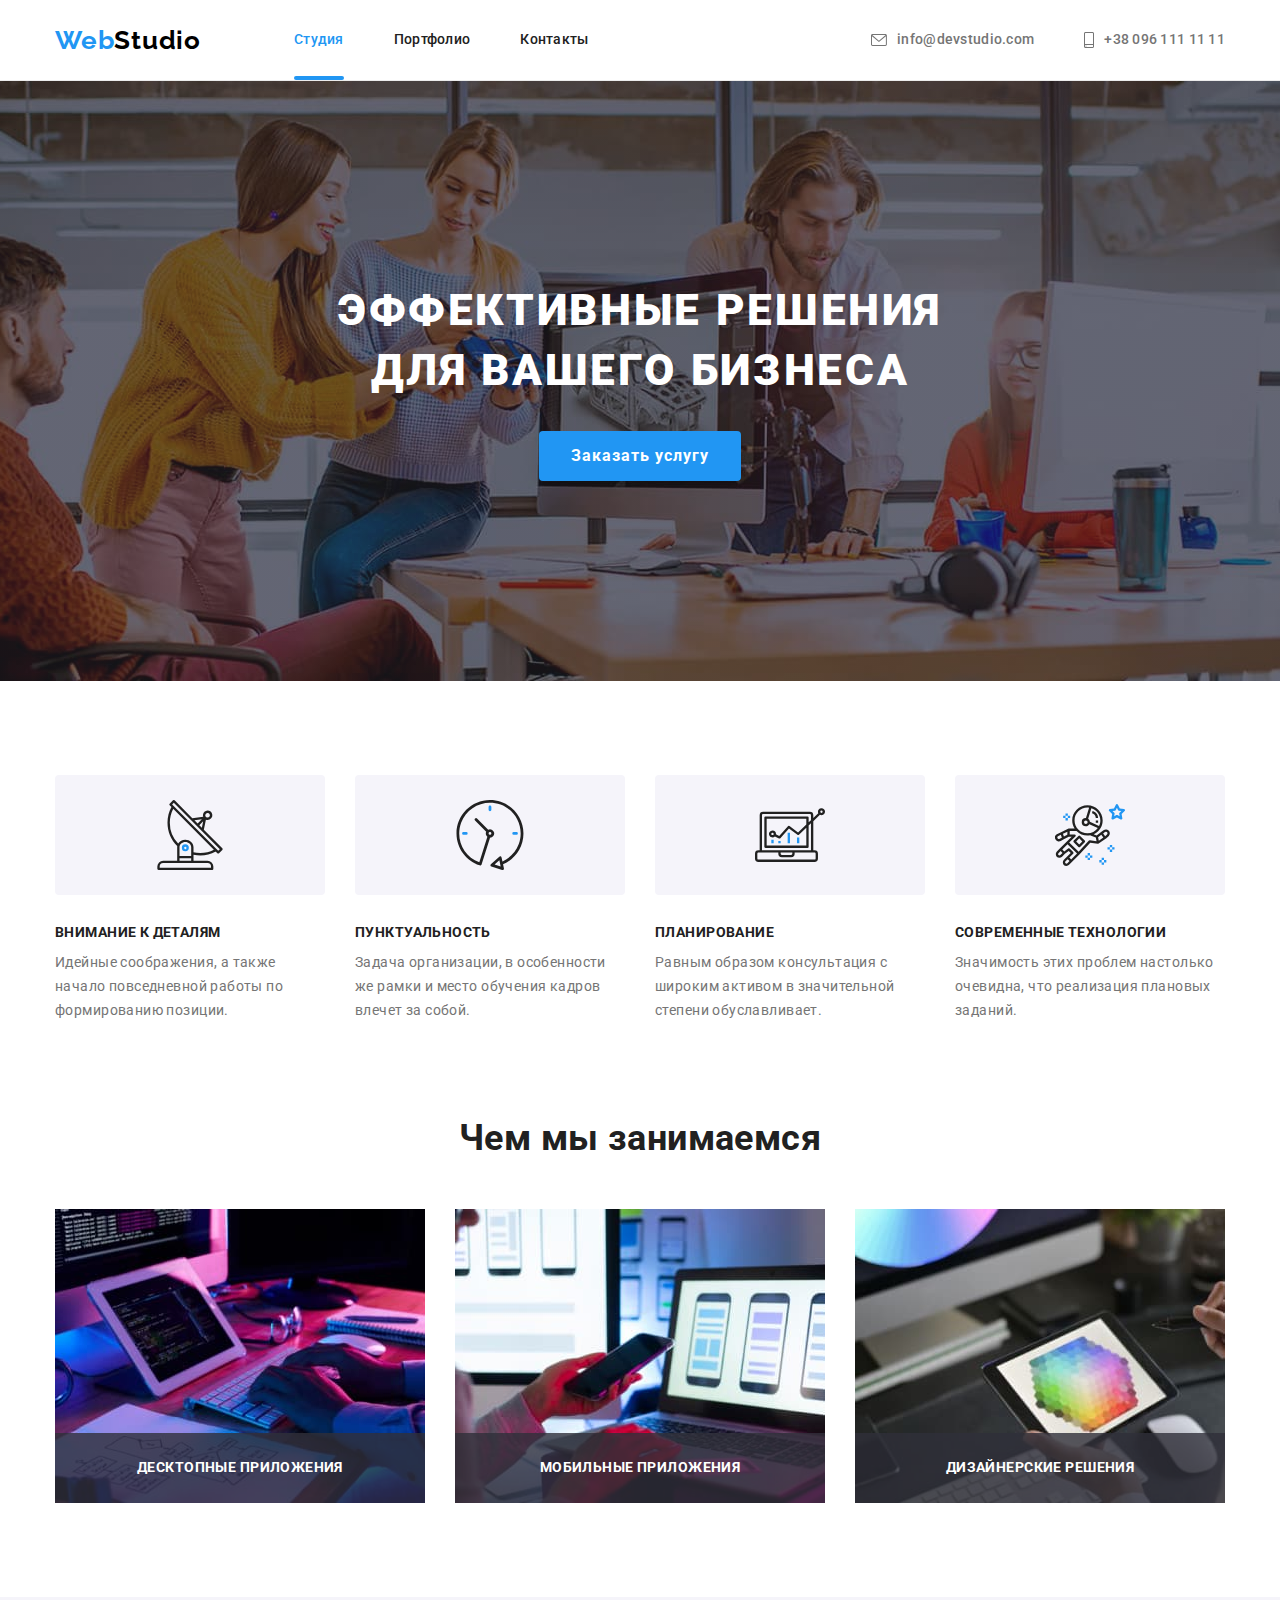
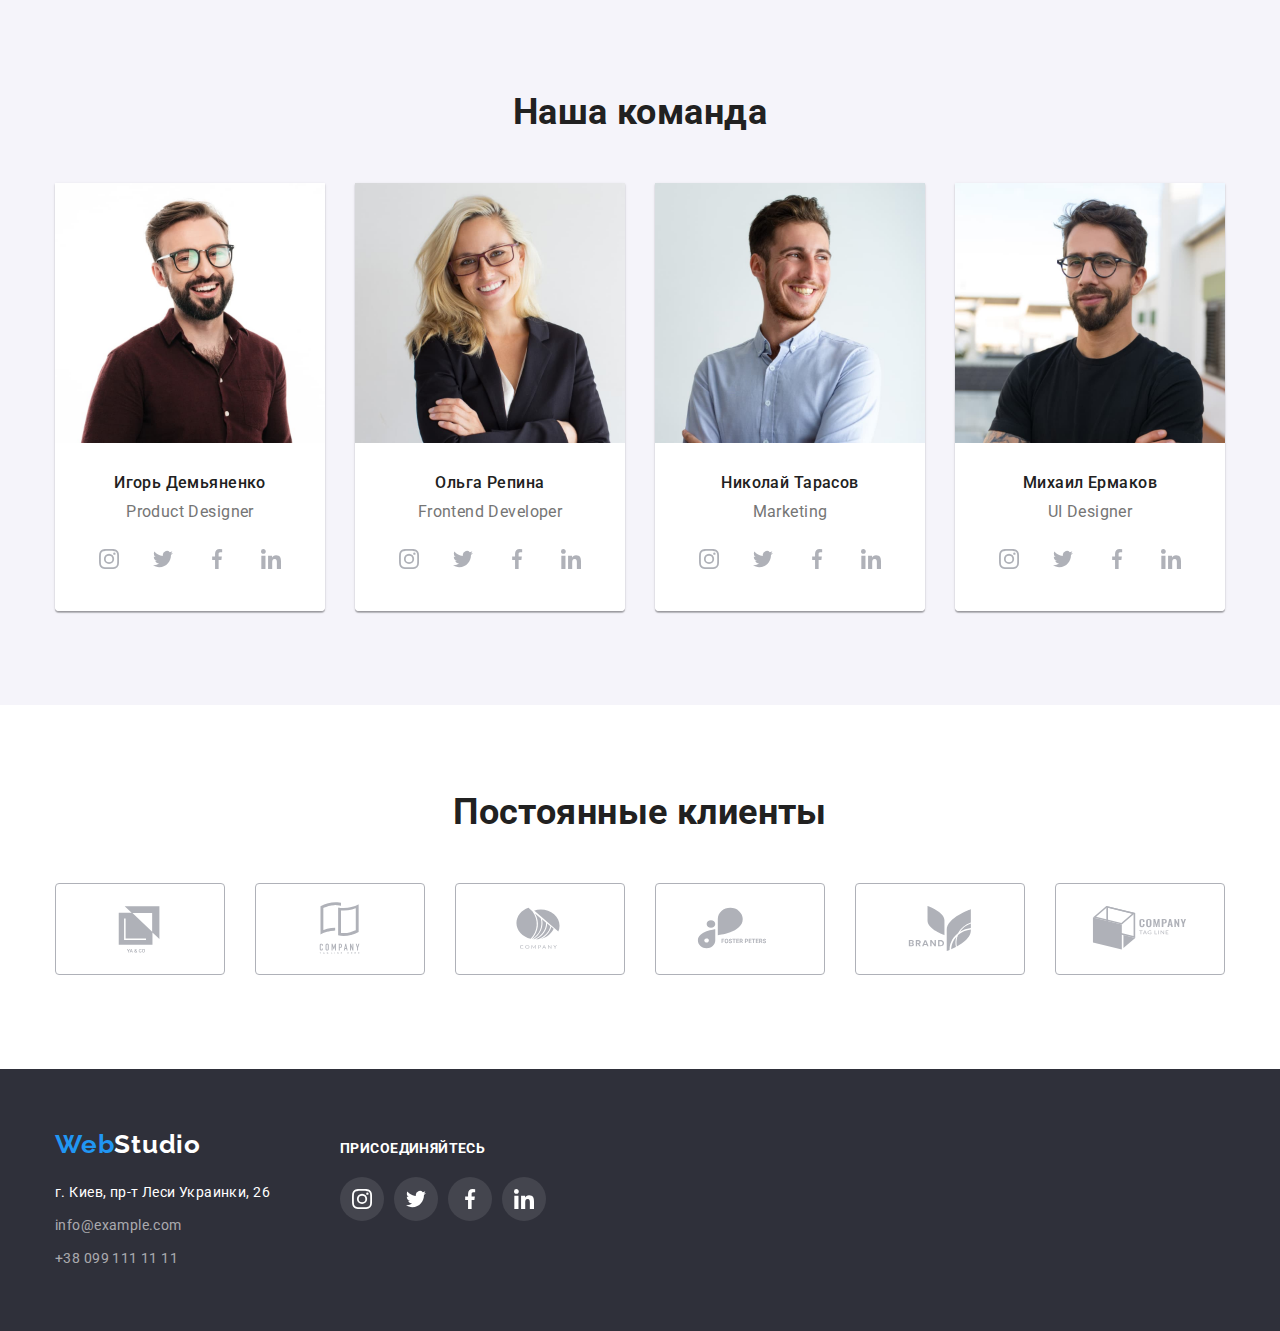
<file: index.html>
<!DOCTYPE html>
<html lang="ru">
<head>
    <meta charset="UTF-8">
    <meta http-equiv="X-UA-Compatible" content="IE=edge">
    <meta name="viewport" content="width=, initial-scale=1.0"> 
    <title>Document</title>
    <link rel="preconnect" href="https://fonts.googleapis.com">
    <link rel="preconnect" href="https://fonts.gstatic.com" crossorigin>
    <link href="https://fonts.googleapis.com/css2?family=Raleway:wght@700&family=Roboto:wght@400;500;700;900&display=swap"
        rel="stylesheet"> 
    <link rel="stylesheet" href="https://cdnjs.cloudflare.com/ajax/libs/modern-normalize/1.1.0/modern-normalize.min.css
"> 
    <link rel="stylesheet" href="./css/styles.css">
</head>
<body>
<header class="page-header">
    <div class="conteiner main-nav">
    <a href="./index.html" class="logo"><span class="web-logo">Web</span>Studio</a>
    <nav>
    <ul class="site-nav list">
        <li class="item"><a href="./index.html" class="link current">Студия</a></li>
        <li class="item"><a href="./portfolio.html" class="link">Портфолио</a></li>
        <li class="item"><a href="" class="link">Контакты</a></li>
    </ul>
    </nav>
    <ul class="contacts list">
        <li class="item">    
            <a href="mailto:info@devstudio.com" class="link"><svg class="envelope">
                <use href="./images/symbol-defs.svg#icon-envelope"></use>
            </svg>
                info@devstudio.com</a>
        </li>
        <li class="item"><a href="tel:+380961111111" class="link">
            <svg class="smartphone">
                <use href="./images/symbol-defs.svg#icon-smartphone"></use>
            </svg>
            +38 096 111 11 11</a>
        </li>
    </ul>
    </div>
</header> 
<main>
    <!-- Головна частина сайту -->
    <section class="main-part">
        <div class="conteiner">
        <h1 class="main-title">Эффективные решения <br /> для вашего бизнеса</h1>
        <button type="button" class="main-button" data-modal-open>Заказать услугу</button>
        </div>
        <div class="backdrop is-hidden" data-modal>
            <div class="modal">
                <button type="button" class="close-window" data-modal-close>
                <svg class="vector">
                    <use href="./images/symbol-defs.svg#icon-dagger"></use>
                </svg>
                </button>
            </div>
        </div>
    </section>
    <!-- Особливості -->
    <section class="specifics section">
        <div class="conteiner specifics">
        <h2 class="title visually-hidden">Особенности</h2>
        <ul class="specifics-list list">
            <li class="specifics-item">
                <div class="specifics-icon">
                <svg class="icon" >
                    <use href="./images/symbol-defs.svg#icon-antenna"></use>
                </svg>
                </div>
                <h3 class="title-item">Внимание к деталям</h3>
                <p>Идейные соображения, а также начало повседневной работы по формированию позиции.</p>
            </li>
            <li class="specifics-item">
                <div class="specifics-icon">
                    <svg class="icon">
                        <use href="./images/symbol-defs.svg#icon-clock"></use>
                    </svg>
                </div>
                <h3 class="title-item">Пунктуальность</h3>
                <p>Задача организации, в особенности же рамки и место обучения кадров влечет за собой.</p>
            </li>
            <li class="specifics-item">
                <div class="specifics-icon">
                    <svg class="icon">
                        <use href="./images/symbol-defs.svg#icon-diagram"></use>
                    </svg>
                </div>
                <h3 class="title-item">Планирование</h3>
                <p>Равным образом консультация с широким активом в значительной степени обуславливает.</p>
            </li>
            <li class="specifics-item"> 
                <div class="specifics-icon">
                    <svg class="icon">
                        <use href="./images/symbol-defs.svg#icon-astronaut"></use>
                    </svg>
                </div>
                <h3 class="title-item">Современные технологии</h3>
                <p>Значимость этих проблем настолько очевидна, что реализация плановых заданий.</p>
            </li>
        </ul>
        </div>
    </section>
    <!-- Чим ми займаємося -->
    <section class="work section">
        <div class="conteiner">
        <h2 class="title">Чем мы занимаемся</h2>
        <ul class="list work-list">
            <li class="work-item item">
                <div class="work-card">
                <img src="./images/img1.jpg" alt="Человек работает за компьютером" width="370"/>
                <div class="work-discription">
                    <p class="work-text">Десктопные приложения</p>
                </div>
                </div>
            </li>
            <li class="work-item item">
                <div class="work-card">
                <img src="./images/img2.jpg" alt="Человек работает с телефоном" width="370"/>
                <div class="work-discription">
                    <p class="work-text">Мобильные приложения</p>
                </div>
                </div>
            </li>
            <li class="work-item item">
                <div class="work-card">
                <img src="./images/img3.jpg" alt="Человек работает за планшетом" width="370"/>
                <div class="work-discription">
                    <p class="work-text">Дизайнерские решения</p>
                </div>
                </div>
            </li>
        </ul>
        </div>
    </section>
    <!-- Наша команда -->
    <section class="workers section">
        <div class="conteiner">
        <h2 class="title">Наша команда</h2>
        <ul class="list workers-list">
            <li class="workers-item">
                <div class="card">
                <img src="./images/img4.jpg" alt="Фотография Игоря" width="270" />
                <div class="card-content">
                <h3 class="title-item">Игорь Демьяненко</h3>
                <p lang="en" class="profession">Product Designer</p>
                <ul class="list site-list">
                    <li class="site-item">
                        <a href="" class="link">
                            <svg class="icon-site">
                                <use href="./images/symbol-defs.svg#icon-instagram"></use>
                            </svg>
                        </a>
                    </li>
                    <li class="site-item">
                        <a href="" class="link">
                            <svg class="icon-site">
                                <use href="./images/symbol-defs.svg#icon-twitter"></use>
                            </svg>
                        </a>
                    </li>
                    <li class="site-item">
                        <a href="" class="link">
                            <svg class="icon-site">
                                <use href="./images/symbol-defs.svg#icon-facebook"></use>
                            </svg>
                        </a>
                    </li>
                    <li class="site-item">
                        <a href="" class="link">
                            <svg class="icon-site">
                                <use href="./images/symbol-defs.svg#icon-linkedin"></use>
                            </svg>
                        </a>
                    </li>
                </ul>

                </div>
                </div>
            </li>
            <li class="workers-item">
                <div class="card">
                <img src="./images/img5.jpg" alt="Фотография Ольги" width="270" /> 
                <div class="card-content">
                <h3 class="title-item">Ольга Репина</h3>
                <p lang="en" class="profession">Frontend Developer</p>
                <ul class="list site-list">
                    <li class="site-item">
                        <a href="" class="link">
                            <svg class="icon-site">
                                <use href="./images/symbol-defs.svg#icon-instagram"></use>
                            </svg>
                        </a>
                    </li>
                    <li class="site-item">
                        <a href="" class="link">
                            <svg class="icon-site">
                                <use href="./images/symbol-defs.svg#icon-twitter"></use>
                            </svg>
                        </a>
                    </li>
                    <li class="site-item">
                        <a href="" class="link">
                            <svg class="icon-site">
                                <use href="./images/symbol-defs.svg#icon-facebook"></use>
                            </svg>
                        </a>
                    </li>
                    <li class="site-item">
                        <a href="" class="link">
                            <svg class="icon-site">
                                <use href="./images/symbol-defs.svg#icon-linkedin"></use>
                            </svg>
                        </a>
                    </li>
                </ul>
                </div>
                </div>
            </li>
            <li class="workers-item">
                <div class="card">
                <img src="./images/img6.jpg" alt="Фотография Николая" width="270" />
                <div class="card-content">
                <h3 class="title-item">Николай Тарасов</h3>
                <p lang="en" class="profession">Marketing</p>
                <ul class="list site-list">
                    <li class="site-item">
                        <a href="" class="link">
                            <svg class="icon-site">
                                <use href="./images/symbol-defs.svg#icon-instagram"></use>
                            </svg>
                        </a>
                    </li>
                    <li class="site-item">
                        <a href="" class="link">
                            <svg class="icon-site">
                                <use href="./images/symbol-defs.svg#icon-twitter"></use>
                            </svg>
                        </a>
                    </li>
                    <li class="site-item">
                        <a href="" class="link">
                            <svg class="icon-site">
                                <use href="./images/symbol-defs.svg#icon-facebook"></use>
                            </svg>
                        </a>
                    </li>
                    <li class="site-item">
                        <a href="" class="link">
                            <svg class="icon-site">
                                <use href="./images/symbol-defs.svg#icon-linkedin"></use>
                            </svg>
                        </a>
                    </li>
                </ul>
                </div>
                </div>
            </li>
            <li class="workers-item">
                <div class="card">
                <img src="./images/img7.jpg" alt="Фотография Михаила" width="270" />
                <div class="card-content">
                <h3 class="title-item">Михаил Ермаков</h3>
                <p lang="en" class="profession">UI Designer</p>
                <ul class="list site-list">
                    <li class="site-item">
                        <a href="" class="link">
                            <svg class="icon-site">
                                <use href="./images/symbol-defs.svg#icon-instagram"></use>
                            </svg>
                        </a>
                    </li>
                    <li class="site-item">
                        <a href="" class="link">
                            <svg class="icon-site">
                                <use href="./images/symbol-defs.svg#icon-twitter"></use>
                            </svg>
                        </a>
                    </li>
                    <li class="site-item">
                        <a href="" class="link">
                            <svg class="icon-site">
                                <use href="./images/symbol-defs.svg#icon-facebook"></use>
                            </svg>
                        </a>
                    </li>
                    <li class="site-item">
                        <a href="" class="link">
                            <svg class="icon-site">
                                <use href="./images/symbol-defs.svg#icon-linkedin"></use>
                            </svg>
                        </a>
                    </li>
                </ul>
                </div>
                </div>
            </li>
        </ul>
        </div>
    </section>
    <!-- Постійні клієнти -->
    <section class="clients section">
        <div class="conteiner clients">
            <h2 class="title">Постоянные клиенты</h2>
            <ul class="list clients-list">
                <li class="clients-item">
                    <a href="" class="link">
                        <svg class="icon-client">
                            <use href="./images/symbol-defs.svg#icon-Logo6"></use>
                        </svg>
                    </a>
                </li>
                <li class="clients-item">
                    <a href="" class="link">
                        <svg class="icon-client">
                            <use href="./images/symbol-defs.svg#icon-Logo1"></use>
                        </svg>
                    </a>
                </li>
                <li class="clients-item">
                    <a href="" class="link">
                        <svg class="icon-client">
                            <use href="./images/symbol-defs.svg#icon-Logo2"></use>
                        </svg>
                    </a>
                </li>
                <li class="clients-item">
                    <a href="" class="link">
                        <svg class="icon-client">
                            <use href="./images/symbol-defs.svg#icon-Logo3"></use>
                        </svg>
                    </a>
                </li>
                <li class="clients-item">
                    <a href="" class="link">
                        <svg class="icon-client">
                            <use href="./images/symbol-defs.svg#icon-Logo4"></use>
                        </svg>
                    </a>
                </li>
                <li class="clients-item">
                    <a href="" class="link">
                        <svg class="icon-client">
                            <use href="./images/symbol-defs.svg#icon-Logo5"></use>
                        </svg>
                    </a>
                </li>
             
            </ul>

        </div>

    </section>
</main> 
<footer class="page-footer">
<div class="conteiner footer">
<div class="adress-footer">
<a href="./index.html" class="logo footer"><span class="web-logo">Web</span>Studio</a>
<address>
    <ul class="contacts-footer list">
    <li class="item"><a href="" class="link place">г. Киев, пр-т Леси Украинки, 26</a></li>
    <li class="item"><a href="mailto:info@example.com" class="link">info@example.com</a></li>
    <li class="item"><a href="tel:+380991111111" class="link">+38 099 111 11 11</a></li>
    </ul>
</address>
</div>
<div class="site-footer">
<p class="title-item footer">присоединяйтесь</p>
<ul class="list site-list">
    <li class="site-item footer">
        <a href="" class="link">
            <svg class="icon-site footer">
                <use href="./images/symbol-defs.svg#icon-instagram"></use>
            </svg>
        </a>
    </li>
    <li class="site-item footer">
        <a href="" class="link">
            <svg class="icon-site footer">
                <use href="./images/symbol-defs.svg#icon-twitter"></use>
            </svg>
        </a>
    </li>
    <li class="site-item footer">
        <a href="" class="link">
            <svg class="icon-site footer">
                <use href="./images/symbol-defs.svg#icon-facebook"></use>
            </svg>
        </a>
    </li>
    <li class="site-item footer">
        <a href="" class="link">
            <svg class="icon-site footer">
                <use href="./images/symbol-defs.svg#icon-linkedin"></use>
            </svg>
        </a>
    </li>
</ul>
</div>
</div> 
</footer>
<script src="./js/modal.js"></script>
</body>
</html>
</file>
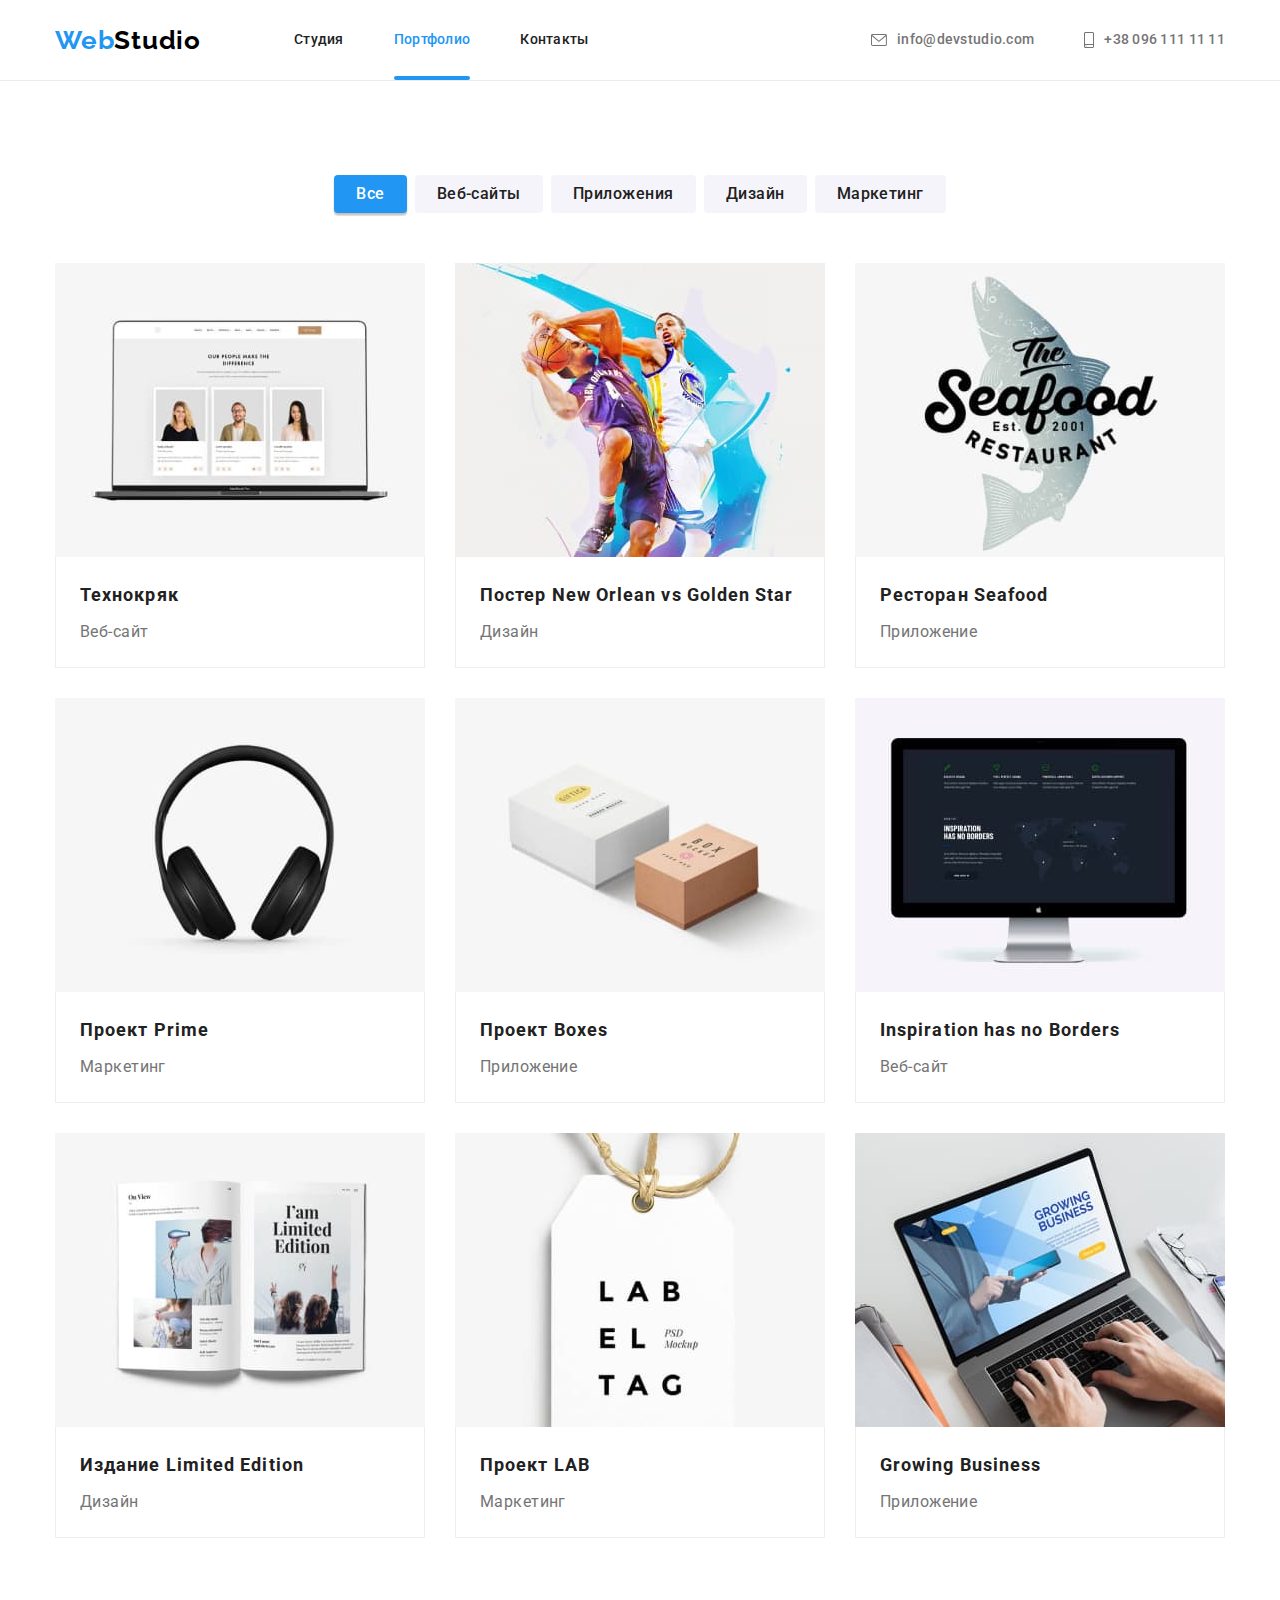
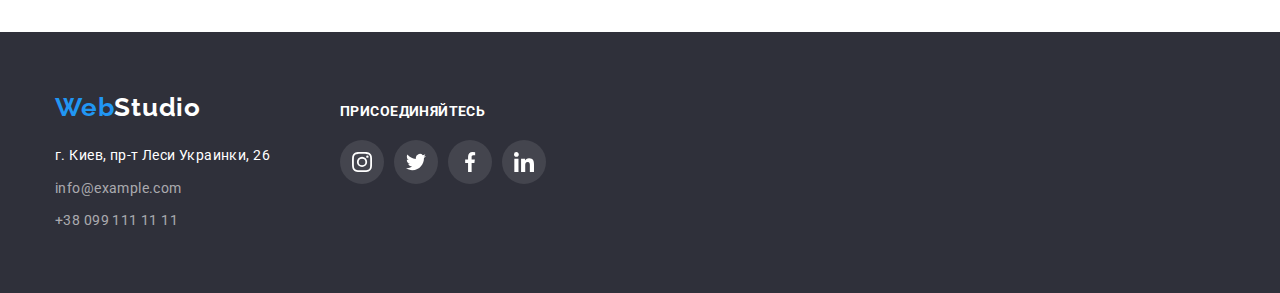
<file: portfolio.html>
<!DOCTYPE html>
<html lang="ru">
<head>
    <meta charset="UTF-8">
    <meta http-equiv="X-UA-Compatible" content="IE=edge">
    <meta name="viewport" content="width=device-width, initial-scale=1.0">
    <title>Portfolio</title>
    <link rel="preconnect" href="https://fonts.googleapis.com">
    <link rel="preconnect" href="https://fonts.gstatic.com" crossorigin>
    <link href="https://fonts.googleapis.com/css2?family=Raleway:wght@700&family=Roboto:wght@400;500;700;900&display=swap"
        rel="stylesheet">
    <link rel="stylesheet" href="https://cdnjs.cloudflare.com/ajax/libs/modern-normalize/1.1.0/modern-normalize.min.css
    ">
    <link rel="stylesheet" href="./css/styles.css">
</head>
<body>
<header class="page-header">
    <div class="conteiner main-nav">
        <a href="./index.html" class="logo"><span class="web-logo">Web</span>Studio</a>
        <nav>
            <ul class="site-nav list">
                <li class="item"><a href="./index.html" class="link">Студия</a></li>
                <li class="item"><a href="./portfolio.html" class="link current">Портфолио</a></li>
                <li class="item"><a href="" class="link">Контакты</a></li>
            </ul>
        </nav>
        <ul class="contacts list">
            <li class="item">
                <a href="mailto:info@devstudio.com" class="link"><svg class="envelope">
                        <use href="./images/symbol-defs.svg#icon-envelope"></use>
                    </svg>
                    info@devstudio.com</a>
            </li>
            <li class="item"><a href="tel:+380961111111" class="link">
                    <svg class="smartphone">
                        <use href="./images/symbol-defs.svg#icon-smartphone"></use>
                    </svg>
                    +38 096 111 11 11</a>
            </li>
        </ul>
    </div>
</header>
<main>
    <section class="example-page section">
        <div class="conteiner">
        <h1 class="main-title work visually-hidden">Примеры работ</h1>
        <ul class="filter list">
           <li class="filter-item"><button type="button" class="button-filter current">Все</button></li> 
            <li class="filter-item"><button type="button" class="button-filter">Веб-сайты</button></li>
            <li class="filter-item"><button type="button" class="button-filter">Приложения</button></li>
            <li class="filter-item"><button type="button" class="button-filter">Дизайн</button></li>
            <li class="filter-item"><button type="button" class="button-filter">Маркетинг</button></li>
        </ul>
        <ul class="example list">
            <li class="example-item">
                 <a href="" class="example-link">
                    <div class="example-picture">
                        <img src="./images/portfolio1.jpg" alt="Фотография веб-сайта" width="370">
                        <div class="text-hover">
                            <p>Технокряк это современная площадка распространения коронавируса. Компании используют эту платформу для цифрового
                                шпионажа и атак на защищённые сервера конкурентов.</p>
                        </div>
                    </div>
                    <div class="text">
                         <h2 class="work-title">Технокряк</h2>
                         <p class="example-text">Веб-сайт</p>
                    </div>
                </a>
                
            </li>
            <li class="example-item">
                <a href="" class="example-link">
                    <div class="example-picture">
                    <img src="./images/portfolio2.jpg" alt="Два баскетболиста" width="370">
                    <div class="text-hover">
                        <p>Технокряк это современная площадка распространения коронавируса. Компании используют эту платформу для цифрового
                            шпионажа и атак на защищённые сервера конкурентов.</p>
                    </div>
                    </div>
                    <div class="text">
                        <h2 class="work-title">Постер <span lang="en">New Orlean vs Golden Star</span></h2>
                        <p class="example-text">Дизайн</p>
                    </div>
                </a>         
            </li>
            <li class="example-item">
                <a href="" class="example-link">
                    <div class="example-picture">
                    <img src="./images/portfolio3.jpg" alt="Логотип ресторана" width="370">
                    <div class="text-hover">
                        <p>Технокряк это современная площадка распространения коронавируса. Компании используют эту платформу для цифрового
                            шпионажа и атак на защищённые сервера конкурентов.</p>
                    </div>
                    </div>
                    <div class="text">
                        <h2 class="work-title">Ресторан <span lang="en">Seafood</span></h2>
                        <p class="example-text">Приложение</p>
                    </div>
                </a>   
            </li>
            <li class="example-item">
                <a href="" class="example-link">
                    <div class="example-picture">
                    <img src="./images/portfolio4.jpg" alt="Наушники" width="370">
                    <div class="text-hover">
                        <p>Технокряк это современная площадка распространения коронавируса. Компании используют эту платформу для цифрового
                            шпионажа и атак на защищённые сервера конкурентов.</p>
                    </div>
                    </div>
                    <div class="text">
                        <h2 class="work-title">Проект <span lang="en">Prime</span></h2>
                        <p class="example-text">Маркетинг</p>
                    </div>
                </a>
            </li>
            <li class="example-item">
                <a href="" class="example-link">
                    <div class="example-picture">
                    <img src="./images/portfolio5.jpg" alt="Две коробки" width="370">
                    <div class="text-hover">
                        <p>Технокряк это современная площадка распространения коронавируса. Компании используют эту платформу для цифрового
                            шпионажа и атак на защищённые сервера конкурентов.</p>
                    </div>
                    </div>
                    <div class="text">
                        <h2 class="work-title">Проект <span lang="en">Boxes</span></h2>
                        <p class="example-text">Приложение</p>
                    </div>
                </a>
            </li>
            <li class="example-item">
                <a href="" class="example-link">
                    <div class="example-picture">
                    <img src="./images/portfolio6.jpg" alt="Монитор" width="370">
                    <div class="text-hover">
                        <p>Технокряк это современная площадка распространения коронавируса. Компании используют эту платформу для цифрового
                            шпионажа и атак на защищённые сервера конкурентов.</p>
                    </div>
                    </div>
                    <div class="text">
                         <h2 lang="en" class="work-title">Inspiration has no Borders</h2>
                         <p class="example-text">Веб-сайт</p>
                    </div>
                </a> 
            </li>
            <li class="example-item">
                <a href="" class="example-link">
                    <div class="example-picture">
                    <img src="./images/portfolio7.jpg" alt="Журнал" width="370">
                    <div class="text-hover">
                        <p>Технокряк это современная площадка распространения коронавируса. Компании используют эту платформу для цифрового
                            шпионажа и атак на защищённые сервера конкурентов.</p>
                    </div>
                    </div>
                    <div class="text">
                        <h2 class="work-title">Издание <span lang="en">Limited Edition</span></h2>
                        <p class="example-text">Дизайн</p>
                    </div>
                </a>
            </li>
            <li class="example-item">
                <a href="" class="example-link">
                    <div class="example-picture">
                    <img src="./images/portfolio8.jpg" alt="Илюстрацыя бирки" width="370">
                    <div class="text-hover">
                        <p>Технокряк это современная площадка распространения коронавируса. Компании используют эту платформу для цифрового
                            шпионажа и атак на защищённые сервера конкурентов.</p>
                    </div>
                    </div>
                    <div class="text">
                        <h2 class="work-title">Проект <span lang="en">LAB</span></h2>
                        <p class="example-text">Маркетинг</p>
                </div>
            </a>   
            </li>
            <li class="example-item">
                <a href="" class="example-link">
                    <div class="example-picture">
                    <img src="./images/portfolio9.jpg" alt="Ноутбук" width="370">
                    <div class="text-hover">
                        <p>Технокряк это современная площадка распространения коронавируса. Компании используют эту платформу для цифрового
                            шпионажа и атак на защищённые сервера конкурентов.</p>
                    </div>
                    </div>
                    <div class="text">
                        <h2 lang="en" class="work-title">Growing Business</h2>
                        <p class="example-text">Приложение</p>
                    </div>
                </a>   
            </li>
        </ul>
        </div>
    </section>
</main>
<footer class="page-footer">
    <div class="conteiner footer">
        <div class="adress-footer">
            <a href="./index.html" class="logo footer"><span class="web-logo">Web</span>Studio</a>
            <address>
                <ul class="contacts-footer list">
                    <li class="item"><a href="" class="link place">г. Киев, пр-т Леси Украинки, 26</a></li>
                    <li class="item"><a href="mailto:info@example.com" class="link">info@example.com</a></li>
                    <li class="item"><a href="tel:+380991111111" class="link">+38 099 111 11 11</a></li>
                </ul>
            </address>
        </div>
        <div class="site-footer">
            <h3 class="title-item footer">присоединяйтесь</h3>
            <ul class="list site-list">
                <li class="site-item footer">
                    <a href="" class="link">
                        <svg class="icon-site footer">
                            <use href="./images/symbol-defs.svg#icon-instagram"></use>
                        </svg>
                    </a>
                </li>
                <li class="site-item footer">
                    <a href="" class="link">
                        <svg class="icon-site footer">
                            <use href="./images/symbol-defs.svg#icon-twitter"></use>
                        </svg>
                    </a>
                </li>
                <li class="site-item footer">
                    <a href="" class="link">
                        <svg class="icon-site footer">
                            <use href="./images/symbol-defs.svg#icon-facebook"></use>
                        </svg>
                    </a>
                </li>
                <li class="site-item footer">
                    <a href="" class="link">
                        <svg class="icon-site footer">
                            <use href="./images/symbol-defs.svg#icon-linkedin"></use>
                        </svg>
                    </a>
                </li>
            </ul>
        </div>
    </div>
</footer>
</body>
</html>
</file>
<file: css/styles.css>
:root {
  --primary-text-color: #757575;
  --title-text-color: #212121;
  --accent-color: #2196f3;
  --accent-color-button: #188ce8;
  --background-color: #ffffff;
  --banner-color: #c4c4c4;
  --section-color: #f5f4fa;
  --footer-color: #2f303a;
  --logo-color: #000000;
  --footer-contacts-color: rgba(255, 255, 255, 0.6);
  --boder-color: #ececec;
  --boder-color-portfolio: #eeeeee;
  --site-icon-color: #afb1b8;
  --boder-shadow: 0px 1px 3px rgba(0, 0, 0, 0.12),
    0px 1px 1px rgba(0, 0, 0, 0.14), 0px 2px 1px rgba(0, 0, 0, 0.2);
}

/* стиль сторінки */
body {
  background-color: var(--background-color);
  color: var(--primary-text-color);
  font-family: Roboto, sans-serif;
  font-size: 14px;
  line-height: 1.71;
  letter-spacing: 0.03em;
}

.conteiner {
  width: 1200px;
  padding-left: 15px;
  padding-right: 15px;
  margin: 0 auto;
}

.section {
  padding-top: 94px;
  padding-bottom: 94px;
}

.work.section {
  padding-top: 0;
  padding-bottom: 94px;
}

.visually-hidden {
  position: absolute;
  white-space: nowrap;
  width: 1px;
  height: 1px;
  overflow: hidden;
  border: 0;
  padding: 0;
  clip: rect(0 0 0 0);
  clip-path: inset(50%);
  margin: -1px;
}

/* логотип */
.logo {
  padding-top: 24px;
  padding-bottom: 24px;

  color: var(--logo-color);
  font-family: Raleway, sans-serif;
  font-weight: bold;
  font-size: 26px;
  line-height: 1.19;
  letter-spacing: 0.03em;
  text-decoration: none;
}

.web-logo {
  color: var(--accent-color);
}
.logo.footer {
  margin-bottom: 20px;
  padding: 0;
  color: var(--background-color);
}

/* списки */
.list {
  padding: 0;
  margin: 0;
  list-style: none;
}

/* Хеддер  */

.page-header {
  border-bottom: 1px solid var(--boder-color);
  padding-bottom: -1px;
}

/* навігація, контакти */
.main-nav {
  display: flex;
  align-items: center;
}

.site-nav .link,
.contacts .link {
  font-family: Roboto, sans-serif;
  font-weight: 500;
  font-size: 14px;
  line-height: 1.14;
  letter-spacing: 0.02em;
  text-decoration: none;
}

.site-nav {
  display: flex;
  margin-left: 93px;
}

.site-nav .item:not(:last-child) {
  margin-right: 50px;
}
.site-nav .link {
  position: relative;
  display: block;
  padding-top: 32px;
  padding-bottom: 32px;

  color: var(--title-text-color);
  transition: color 250ms cubic-bezier(0.4, 0, 0.2, 1);
}

.site-nav .current {
  color: var(--accent-color);
}

.contacts {
  display: flex;
  margin-left: auto;
  align-items: center;
}

.contacts .item:not(:last-child) {
  margin-right: 50px;
}

.contacts .link {
  display: flex;
  justify-content: center;
  align-items: center;
  padding-top: 32px;
  padding-bottom: 32px;

  color: var(--primary-text-color);
  transition: color 250ms cubic-bezier(0.4, 0, 0.2, 1);
}

.site-nav .link.current::after {
  content: "";
  position: absolute;
  left: 0;
  bottom: 0;
  display: block;
  width: 100%;
  height: 4px;
  border-radius: 2px;
  background-color: var(--accent-color);
}

.envelope {
  width: 16px;
  height: 12px;
  margin-right: 10px;
  fill: currentColor;
}

.smartphone {
  width: 10px;
  height: 16px;
  margin-right: 10px;
  fill: currentColor;
}

.site-nav .link:hover,
.site-nav .link:focus,
.contacts .link:hover,
.contacts .link:focus,
.contacts-footer .link:hover,
.contacts-footer .link:focus {
  color: var(--accent-color);
}

/* головна частина */
.main-part {
  max-width: 1600px;
  height: 600px;
  margin-left: auto;
  margin-right: auto;
  padding-top: 200px;
  padding-bottom: 200px;
  background-image: linear-gradient(
      to right,
      rgba(47, 48, 58, 0.4),
      rgba(47, 48, 58, 0.4)
    ),
    url("../images/banner.jpg");
  background-repeat: no-repeat;
  background-position: center;
  background-size: cover;
  background-color: var(--banner-color);
}

.main-title {
  margin-top: 0;
  margin-bottom: 30px;
  color: var(--background-color);
  font-weight: 900;
  font-size: 44px;
  line-height: 1.36;
  text-align: center;
  letter-spacing: 0.06em;
  text-transform: uppercase;
}
.main-button {
  border: 0;
  border-radius: 4px;
  padding: 10px 32px;
  min-width: 200px;
  margin-left: auto;
  margin-right: auto;

  background-color: var(--accent-color);
  color: var(--background-color);
  font-family: Roboto, sans-serif;
  font-weight: bold;
  font-size: 16px;
  line-height: 1.87;
  display: flex;
  align-items: center;
  text-align: center;
  letter-spacing: 0.06em;
  box-shadow: 0px 4px 4px rgba(0, 0, 0, 0.15);
  cursor: pointer;
  transition: background-color 250ms cubic-bezier(0.4, 0, 0.2, 1);
}

.main-button:hover,
.main-button:focus {
  background-color: var(--accent-color-button);
}

.backdrop {
  position: fixed;
  top: 0;
  left: 0;
  width: 100%;
  height: 100%;
  z-index: 1;
  background-color: rgba(0, 0, 0, 0.2);
  visibility: visible;
  opacity: 1;
  transition: opacity 250ms cubic-bezier(0.4, 0, 0.2, 1),
    visibility 250ms cubic-bezier(0.4, 0, 0.2, 1);
}

.backdrop.is-hidden {
  opacity: 0;
  pointer-events: none;
  visibility: hidden;
}

.backdrop.is-hidden > .modal {
  transform: translate(-50%, -50%) scale(0.9);
  opacity: 0;
}

.modal {
  position: absolute;
  top: 50%;
  left: 50%;

  width: 528px;
  height: 581px;

  background-color: var(--background-color);
  box-shadow: 0px 1px 3px rgba(0, 0, 0, 0.12), 0px 1px 1px rgba(0, 0, 0, 0.14),
    0px 2px 1px rgba(0, 0, 0, 0.2);
  border-radius: 4px;

  transform: translate(-50%, -50%) scale(1);
  opacity: 1;

  transition: transform 250ms cubic-bezier(0.4, 0, 0.2, 1),
    opasity 250ms cubic-bezier(0.4, 0, 0.2, 1);
}

.vector {
  width: 11px;
  height: 11px;
}

.close-window {
  display: flex;
  width: 30px;
  height: 30px;
  padding: 0;
  align-items: center;
  justify-content: center;
  position: absolute;
  top: 8px;
  right: 8px;

  background-color: var(--background-color);
  border-radius: 50%;
  border: 1px solid rgba(0, 0, 0, 0.1);
}
/* Секції - фон,текст */
.specifics-list {
  display: flex;
}

.specifics-item {
  width: 270px;
}

.specifics-item:not(:last-child) {
  margin-right: 30px;
}

.specifics-icon {
  display: flex;
  align-items: center;
  justify-content: center;
  width: 270px;
  height: 120px;
  margin-bottom: 30px;

  background: var(--section-color);
  border-radius: 4px;
}
.icon {
  width: 70px;
  height: 70px;
}

.title {
  margin-top: 0;
  margin-bottom: 50px;
  color: var(--title-text-color);
  font-weight: bold;
  font-size: 36px;
  line-height: 1.17;
  text-align: center;
}

.specifics-item .title-item {
  margin-top: 0;
  margin-bottom: 10px;
  color: var(--title-text-color);
  font-weight: bold;
  font-size: 14px;
  line-height: 1.14;
  text-transform: uppercase;
}
.specifics-item p {
  margin-top: 0;
  margin-bottom: 0;
}

/* чим займаємося */
.list.work-list {
  display: flex;
  margin-top: 50px;
}

.work-list .item:not(:last-child) {
  margin-right: 30px;
}

.work-card {
  position: relative;
}

.work-text {
  margin: 0;
  font-weight: bold;
  font-size: 14px;
  line-height: 1.14;
  text-align: center;
  letter-spacing: 0.03em;
  text-transform: uppercase;
  color: var(--background-color);
}

.work-discription {
  display: flex;
  position: absolute;
  left: 0;
  bottom: 0;
  width: 370px;
  height: 70px;
  background-color: rgba(47, 48, 58, 0.8);
  justify-content: center;
  align-items: center;
}
/* Наша команда */
.workers {
  background-color: var(--section-color);
}

.list.workers-list {
  display: flex;
}

.workers-item:not(:last-child) {
  margin-right: 30px;
}

img {
  display: block;
  max-width: 100%;
  height: auto;
}

.card {
  box-shadow: var(--boder-shadow);
  border-radius: 0px 0px 4px 4px;
  overflow: hidden;
}

.card-content {
  padding: 30px 32px;

  background-color: var(--background-color);
}

.workers-item .title-item {
  margin-bottom: 10px;
  margin-top: 0;
  color: var(--title-text-color);
  font-weight: 500;
  font-size: 16px;
  line-height: 1.19;
  text-align: center;
}

.workers-item .profession {
  margin-top: 0;
  margin-bottom: 16px;

  font-size: 16px;
  line-height: 1.19;
  text-align: center;
}

.site-list {
  display: flex;
  align-items: center;
  justify-content: center;
}

.site-item:not(:last-child) {
  margin-right: 10px;
}

.icon-site {
  width: 20px;
  height: 20px;
  fill: currentColor;
}

.site-item .link {
  display: flex;
  align-items: center;
  justify-content: center;
  width: 44px;
  height: 44px;
  border-radius: 50%;
  color: var(--site-icon-color);
  background-color: var(--background-color);
  transition: color 250ms cubic-bezier(0.4, 0, 0.2, 1),
    background-color 250ms cubic-bezier(0.4, 0, 0.2, 1);
}

.site-item .link:hover,
.site-item .link:focus {
  background-color: var(--accent-color);
  color: var(--background-color);
}

/* наші клієнти */
.clients.section {
  padding-top: 86px;
}

.clients-list {
  display: flex;
  align-items: center;
  justify-content: center;
}

.clients-item .link {
  display: flex;
  align-items: center;
  justify-content: center;
  width: 170px;
  height: 92px;
  color: var(--site-icon-color);
  border: 1px solid var(--site-icon-color);
  border-radius: 4px;
  transition: color 250ms cubic-bezier(0.4, 0, 0.2, 1),
    boder-color 250ms cubic-bezier(0.4, 0, 0.2, 1);
}
.clients-item:not(:last-child) {
  margin-right: 30px;
}

.icon-client {
  width: 106px;
  height: 60px;
  fill: currentColor;
}

.clients-item .link:hover,
.clients-item .link:focus {
  border-color: var(--accent-color);
  color: var(--accent-color);
}

/* футер */
.conteiner.footer {
  display: flex;
  align-items: baseline;
}
.page-footer {
  background-color: var(--footer-color);
  padding-top: 60px;
  padding-bottom: 60px;
}

.contacts-footer {
  display: flex;
  flex-direction: column;
  margin-top: 20px;
}

.contacts-footer .item:not(:last-child) {
  margin-bottom: 9px;
}

.contacts-footer .link {
  color: var(--footer-contacts-color);
  font-style: normal;
  font-size: 14px;
  line-height: 1.71;
  letter-spacing: 0.03em;
  text-decoration: none;

  transition: color 250ms cubic-bezier(0.4, 0, 0.2, 1);
}

.contacts-footer .place {
  color: var(--background-color);
  text-decoration: none;
}

/* іконки сайтів футер */

.site-footer {
  align-items: flex-start;
  margin-left: 70px;
}

.title-item.footer {
  font-size: 14px;
  font-weight: bold;
  line-height: 1.14;
  text-transform: uppercase;
  color: var(--background-color);
  margin-top: 0;
  margin-bottom: 20px;
}

.icon-site.footer {
  fill: var(--background-color);
}

.site-item.footer .link {
  display: flex;
  align-items: center;
  justify-content: center;
  width: 44px;
  height: 44px;
  border-radius: 50%;
  background-color: rgba(255, 255, 255, 0.1);
  transition: background-color 250ms cubic-bezier(0.4, 0, 0.2, 1);
}

.site-item.footer .link:hover,
.site-item.footer .link:focus {
  background-color: var(--accent-color);
}

/* Сторінка ПОРТФОЛІО */

/* фільтр */
.filter.list {
  display: flex;
  justify-content: center;
  margin-bottom: 50px;
}
.filter-item:not(:last-child) {
  margin-right: 8px;
}

.filter {
  list-style: none;
}
.button-filter {
  padding: 6px 22px;
  color: var(--title-text-color);
  background-color: var(--section-color);
  font-family: Roboto, sans-serif;
  font-weight: 500;
  font-size: 16px;
  line-height: 1.62;
  text-align: center;
  letter-spacing: 0.03em;
  cursor: pointer;
  border-radius: 4px;
  border: 0;
  transition: color 250ms cubic-bezier(0.4, 0, 0.2, 1),
    background-color 250ms cubic-bezier(0.4, 0, 0.2, 1),
    box-shadow 250ms cubic-bezier(0.4, 0, 0.2, 1);
}

.button-filter:hover,
.button-filter:focus,
.button-filter.current {
  background-color: var(--accent-color);
  color: var(--background-color);
  box-shadow: 0px 3px 1px rgba(0, 0, 0, 0.1), 0px 1px 2px rgba(0, 0, 0, 0.08),
    0px 2px 2px rgba(0, 0, 0, 0.12);
}

/* роботи */
.example.list {
  display: flex;
  flex-wrap: wrap;
}

.example-item {
  width: 370px;
  margin-right: 30px;
  margin-bottom: 30px;
}

.example-picture {
  position: relative;
  overflow: hidden;
}

.example-link {
  text-decoration: none;
  display: block;
  overflow: hidden;
  transition: box-shadow 250ms cubic-bezier(0.4, 0, 0.2, 1);
}

.example-link:hover,
.example-link:focus {
  box-shadow: 0px 1px 1px rgba(0, 0, 0, 0.12), 0px 4px 4px rgba(0, 0, 0, 0.06),
    1px 4px 6px rgba(0, 0, 0, 0.16);
}

.example-link:hover .text-hover,
.example-link:focus .text-hover {
  transform: translateY(0);
}

.example-item:nth-child(3n) {
  margin-right: 0;
}

.example-item:nth-last-child(-n + 3) {
  margin-bottom: 0;
}

.text {
  display: block;
  background-color: var(--background-color);
  padding: 20px 24px;

  border-bottom: 1px solid var(--boder-color-portfolio);
  border-left: 1px solid var(--boder-color-portfolio);
  border-right: 1px solid var(--boder-color-portfolio);
}

.example-text {
  margin-top: 0;
  margin-bottom: 0;

  font-size: 16px;
  line-height: 1.87;
  color: var(--primary-text-color);
}

.work-title {
  margin-top: 0;
  margin-bottom: 4px;
  color: var(--title-text-color);
  font-weight: 700;
  font-size: 18px;
  line-height: 2;
  letter-spacing: 0.06em;
}
.text-hover {
  position: absolute;
  top: 0;
  left: 0;
  padding: 63px 24px;

  background-color: rgba(33, 150, 243, 0.9);
  transform: translateY(100%);
  transition: transform 250ms cubic-bezier(0.4, 0, 0.2, 1);
}
.text-hover p {
  margin: 0;
  font-size: 18px;
  line-height: 1.56;

  color: var(--background-color);
}
</file>
